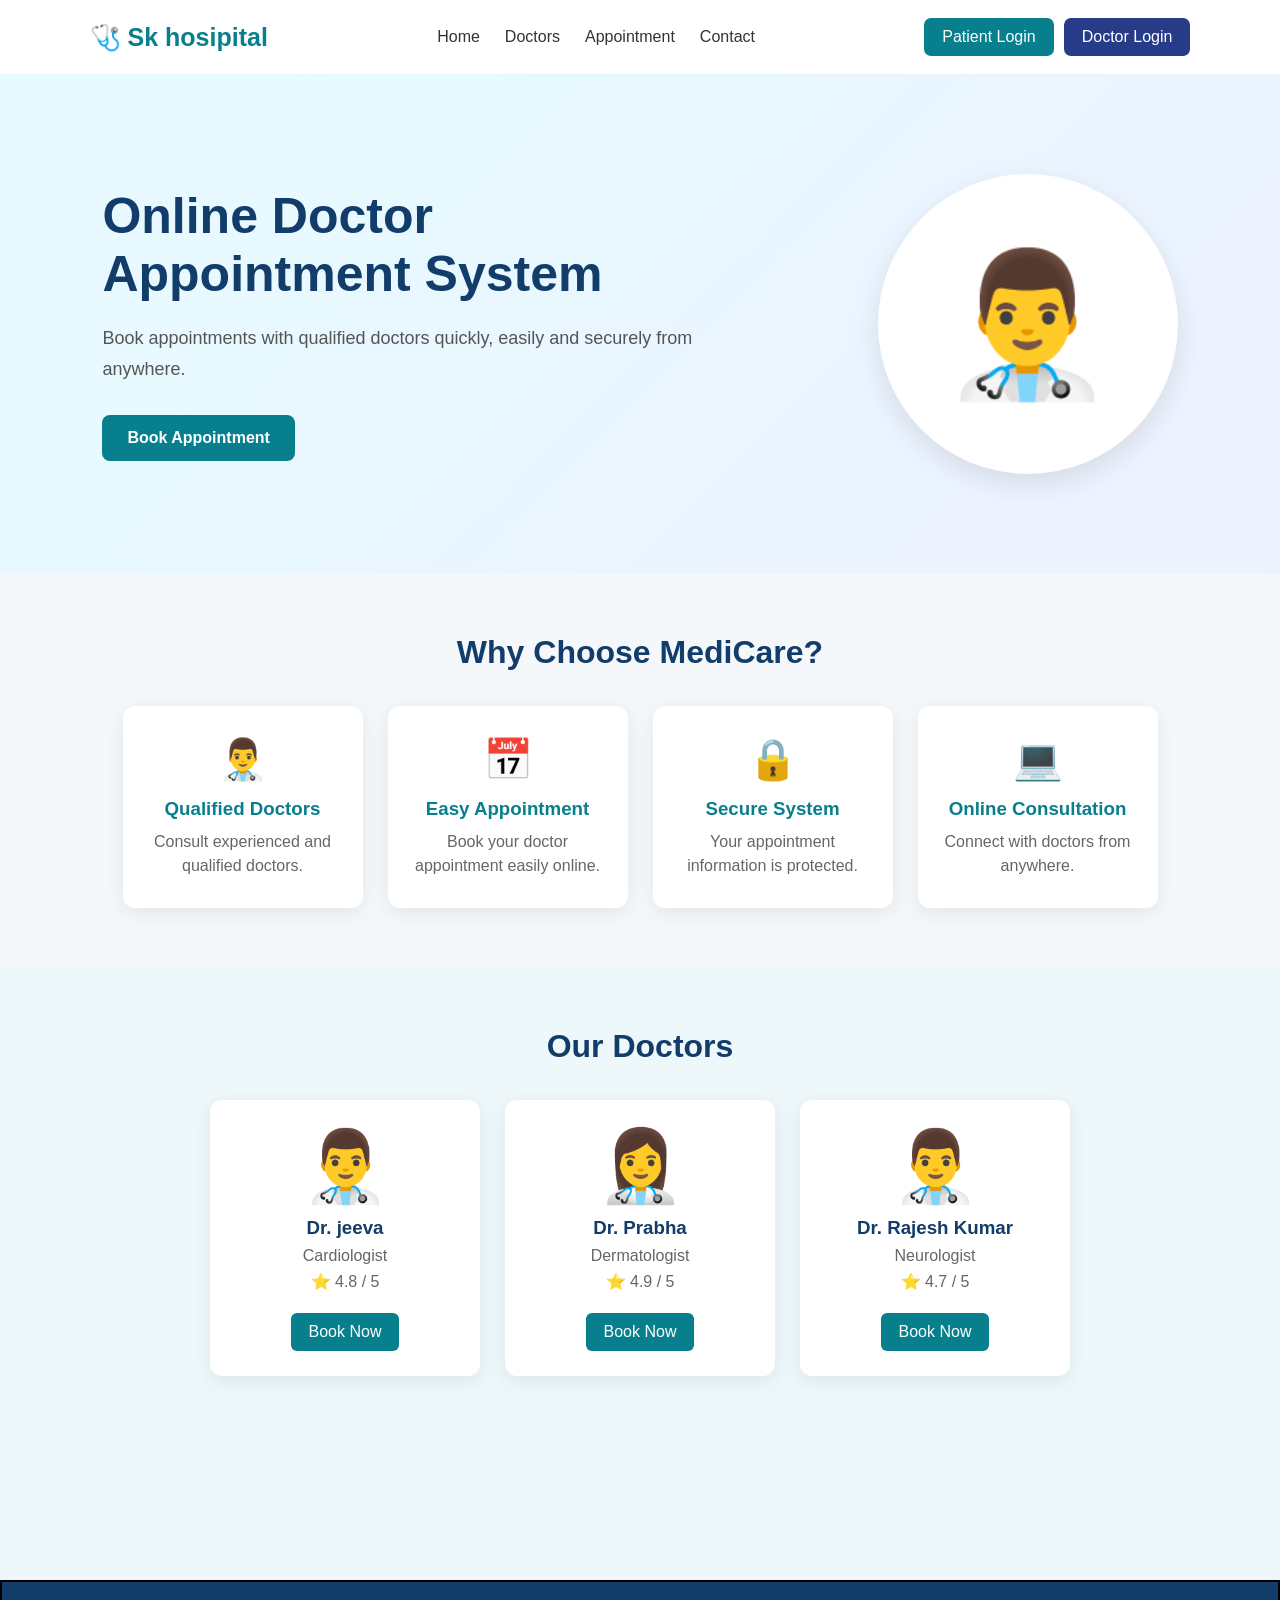
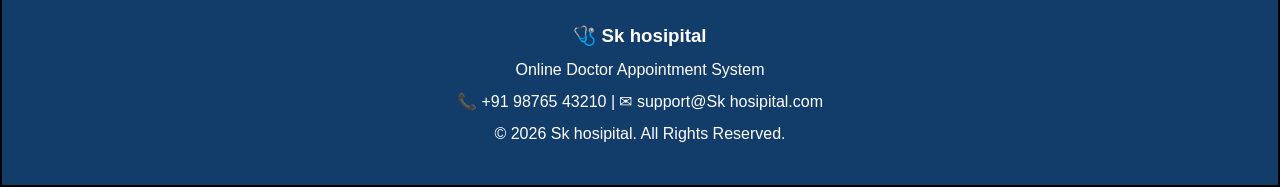
<file: index.html>
<!DOCTYPE html>
<html lang="en">
<head>
    <meta charset="UTF-8">
    <meta name="viewport" content="width=device-width, initial-scale=1.0">
    <title>Online Doctor Appointment</title>
    <link rel="stylesheet" href="style.css">
</head>
<body>

<header>
    <div class="logo">🩺 Sk hosipital</div>

    <nav>
        <a href="index.html">Home</a>
        <a href="#doctors">Doctors</a>
        <a href="appointment.html">Appointment</a>
        <a href="#contact">Contact</a>
    </nav>

    <div class="login-buttons">
        <a href="patient-login.html" class="btn">Patient Login</a>
        <a href="doctor-login.html" class="btn doctor-btn">Doctor Login</a>
    </div>
</header>

<section class="hero">

    <div class="hero-content">
        <h1>Online Doctor Appointment System</h1>

        <p>
            Book appointments with qualified doctors quickly,
            easily and securely from anywhere.
        </p>

        <a href="appointment.html" class="main-btn">
            Book Appointment
        </a>
    </div>

    <div class="hero-image">
        👨‍⚕️
    </div>

</section>

<section class="features">

    <h2>Why Choose MediCare?</h2>

    <div class="feature-container">

        <div class="feature-card">
            <span>👨‍⚕️</span>
            <h3>Qualified Doctors</h3>
            <p>Consult experienced and qualified doctors.</p>
        </div>

        <div class="feature-card">
            <span>📅</span>
            <h3>Easy Appointment</h3>
            <p>Book your doctor appointment easily online.</p>
        </div>

        <div class="feature-card">
            <span>🔒</span>
            <h3>Secure System</h3>
            <p>Your appointment information is protected.</p>
        </div>

        <div class="feature-card">
            <span>💻</span>
            <h3>Online Consultation</h3>
            <p>Connect with doctors from anywhere.</p>
        </div>

    </div>

</section>

<section id="doctors" class="doctors">

    <h2>Our Doctors</h2>

    <div class="doctor-container">

        <div class="doctor-card">
            <div class="doctor-img">👨‍⚕️</div>
            <h3>Dr. jeeva</h3>
            <p>Cardiologist</p>
            <p>⭐ 4.8 / 5</p>
            <a href="appointment.html" class="small-btn">
                Book Now
            </a>
        </div>

        <div class="doctor-card">
            <div class="doctor-img">👩‍⚕️</div>
            <h3>Dr. Prabha</h3>
            <p>Dermatologist</p>
            <p>⭐ 4.9 / 5</p>
            <a href="appointment.html" class="small-btn">
                Book Now
            </a>
        </div>

        <div class="doctor-card">
            <div class="doctor-img">👨‍⚕️</div>
            <h3>Dr. Rajesh Kumar</h3>
            <p>Neurologist</p>
            <p>⭐ 4.7 / 5</p>
            <a href="appointment.html" class="small-btn">
                Book Now
            </a>
        </div>

    </div><br><br><br><br><br><br><br><br>
</section>


<section>
<footer id="contact">
    <h3>🩺 Sk hosipital</h3>
    <p>Online Doctor Appointment System</p>
    <p>📞 +91 98765 43210 | ✉ support@Sk hosipital.com</p>
    <p>© 2026 Sk hosipital. All Rights Reserved.</p>
</footer>
</section>
</body>
</html>
</file>
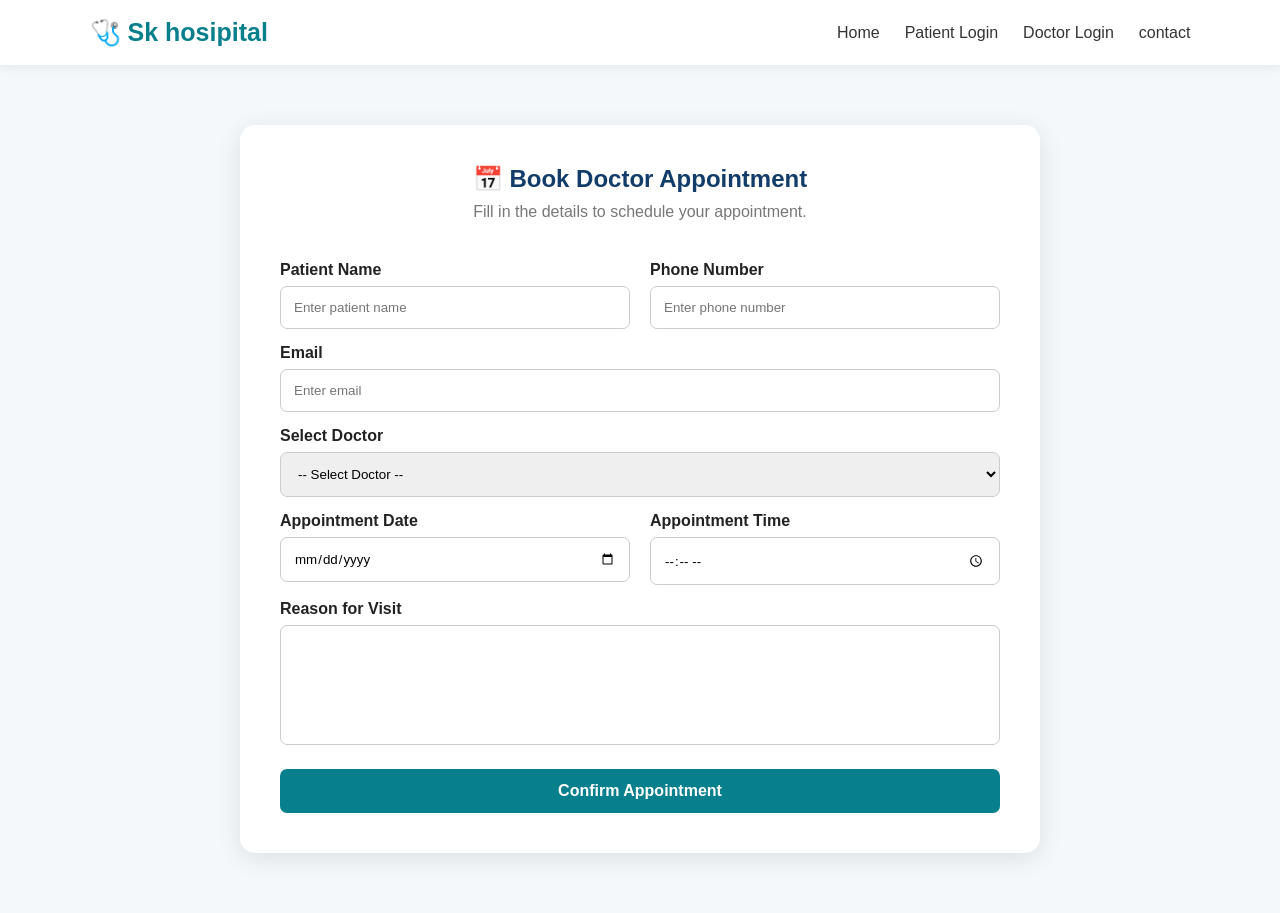
<file: appointment.html>
<!DOCTYPE html>
<html lang="en">
<head>
    <meta charset="UTF-8">
    <meta name="viewport" content="width=device-width, initial-scale=1.0">
    <title>Book Appointment</title>
    <link rel="stylesheet" href="style.css">
</head>
<body>

<header>
    <div class="logo">🩺 Sk hosipital</div>

    <nav>
        <a href="index.html">Home</a>
        <a href="patient-login.html">Patient Login</a>
        <a href="doctor-login.html">Doctor Login</a>
        <a href="contact.html">contact</a>
    </nav>
</header>

<section class="appointment-section">

    <div class="appointment-box">

        <h2>📅 Book Doctor Appointment</h2>
        <p>Fill in the details to schedule your appointment.</p>

        <form>

            <div class="form-row">

                <div>
                    <label>Patient Name</label>
                    <input type="text"
                           placeholder="Enter patient name"
                           required>
                </div>

                <div>
                    <label>Phone Number</label>
                    <input type="tel"
                           placeholder="Enter phone number"
                           required>
                </div>

            </div>

            <label>Email</label>
            <input type="email"
                   placeholder="Enter email"
                   required>

            <label>Select Doctor</label>

            <select required>
                <option value="">-- Select Doctor --</option>
                <option>Dr. jeeva - Cardiologist</option>
                <option>Dr. Prabha - Dermatologist</option>
                <option>Dr. Rajesh Kumar - Neurologist</option>
            </select>

            <div class="form-row">

                <div>
                    <label>Appointment Date</label>
                    <input type="date" required>
                </div>

                <div>
                    <label>Appointment Time</label>
                    <input type="time" required>
                </div>

            </div>

            <label>Reason for Visit</label>

            <textarea
                placeholder="Enter your symptoms or reason for consultation">
            </textarea>

            <button type="submit" class="login-btn">
                Confirm Appointment
            </button>

        </form>

    </div>

</section>

</body>
</html>
</file>
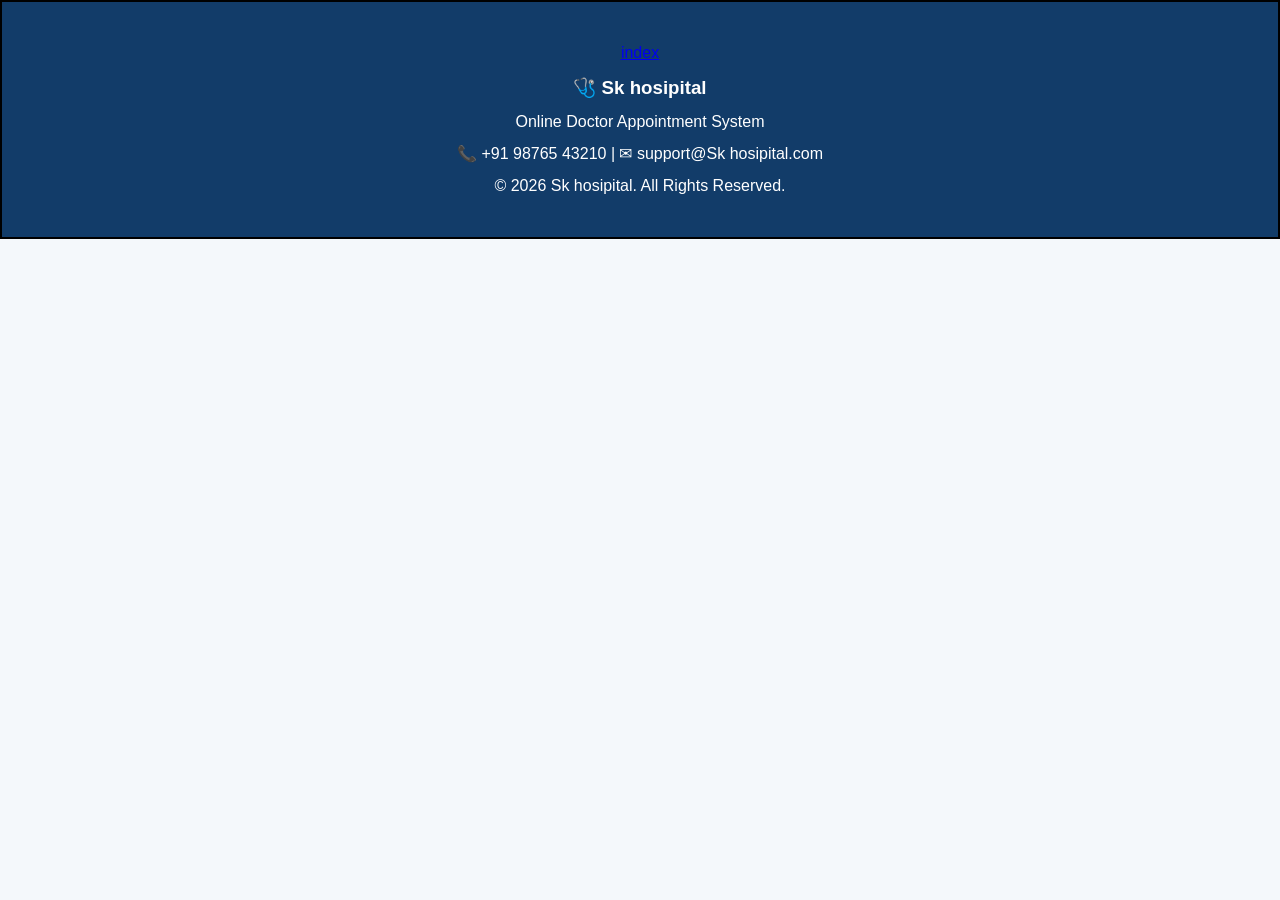
<file: contact.html>
<!DOCTYPE html>
<html>
    <head>
        <body>
            <footer id="contact">
                <link rel="stylesheet" href="style.css">
     
     
                <a href="index.html">index</a>
    <h3>🩺 Sk hosipital</h3>
    <p>Online Doctor Appointment System</p>
    <p>📞 +91 98765 43210 | ✉ support@Sk hosipital.com</p>
    <p>© 2026 Sk hosipital. All Rights Reserved.</p>
</footer>
        </body>
    </head>
</html>
</file>
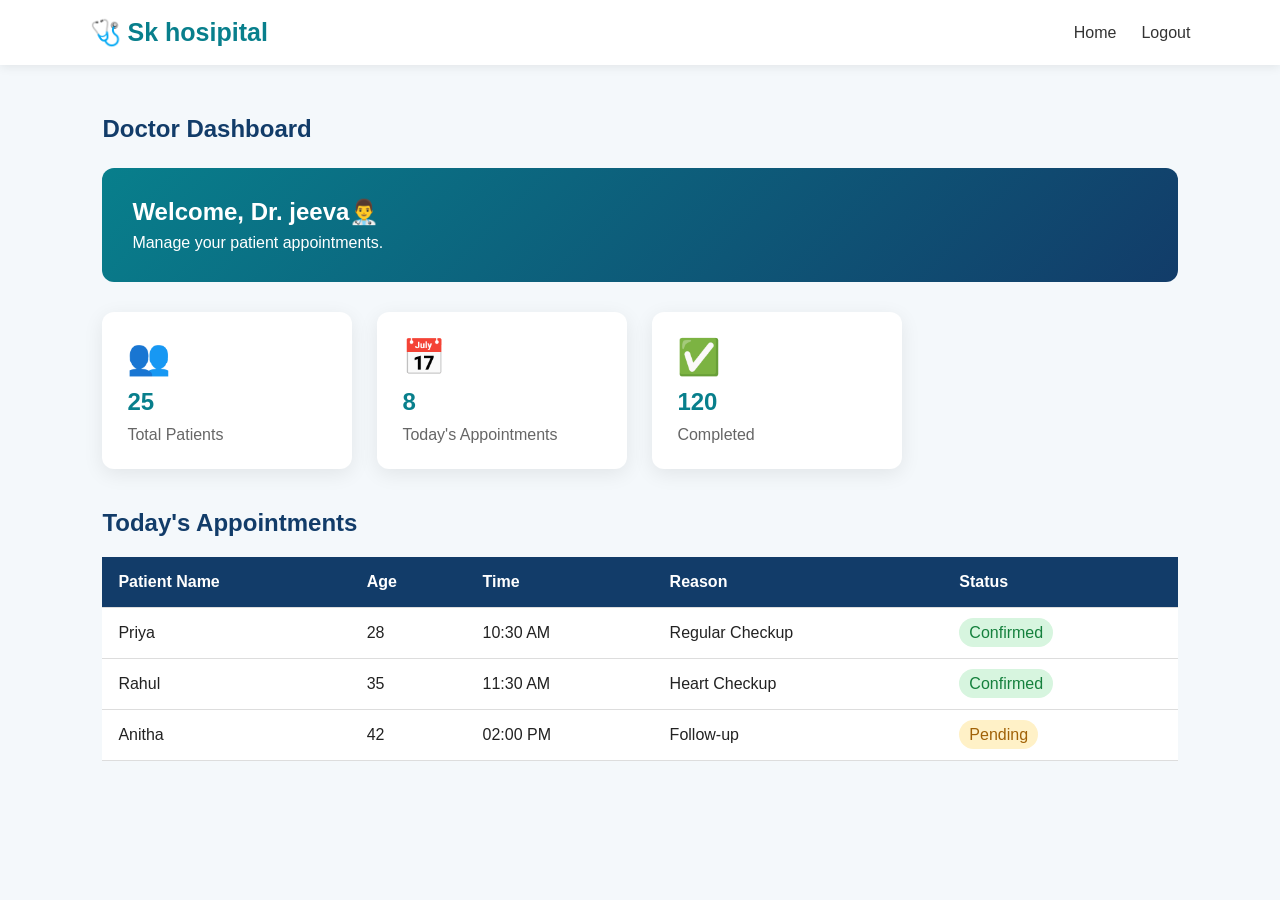
<file: doctor-dashboard.html>
<!DOCTYPE html>
<html lang="en">
<head>
    <meta charset="UTF-8">
    <meta name="viewport" content="width=device-width, initial-scale=1.0">
    <title>Doctor Dashboard</title>
    <link rel="stylesheet" href="style.css">
</head>
<body>

<header>
    <div class="logo">🩺 Sk hosipital</div>

    <nav>
        <a href="index.html">Home</a>
        <a href="doctor-login.html">Logout</a>
    </nav>
</header>

<section class="dashboard">

    <h1>Doctor Dashboard</h1>

    <div class="welcome">
        <h2>Welcome, Dr. jeeva👨‍⚕️</h2>
        <p>Manage your patient appointments.</p>
    </div>

    <div class="dashboard-cards">

        <div class="stat-card">
            <span>👥</span>
            <h2>25</h2>
            <p>Total Patients</p>
        </div>

        <div class="stat-card">
            <span>📅</span>
            <h2>8</h2>
            <p>Today's Appointments</p>
        </div>

        <div class="stat-card">
            <span>✅</span>
            <h2>120</h2>
            <p>Completed</p>
        </div>

    </div>

    <h2 class="table-title">Today's Appointments</h2>

    <div class="table-container">

        <table>

            <tr>
                <th>Patient Name</th>
                <th>Age</th>
                <th>Time</th>
                <th>Reason</th>
                <th>Status</th>
            </tr>

            <tr>
                <td>Priya</td>
                <td>28</td>
                <td>10:30 AM</td>
                <td>Regular Checkup</td>
                <td>
                    <span class="status">Confirmed</span>
                </td>
            </tr>

            <tr>
                <td>Rahul</td>
                <td>35</td>
                <td>11:30 AM</td>
                <td>Heart Checkup</td>
                <td>
                    <span class="status">Confirmed</span>
                </td>
            </tr>

            <tr>
                <td>Anitha</td>
                <td>42</td>
                <td>02:00 PM</td>
                <td>Follow-up</td>
                <td>
                    <span class="pending">Pending</span>
                </td>
            </tr>

        </table>

    </div>

</section>

</body>
</html>
</file>
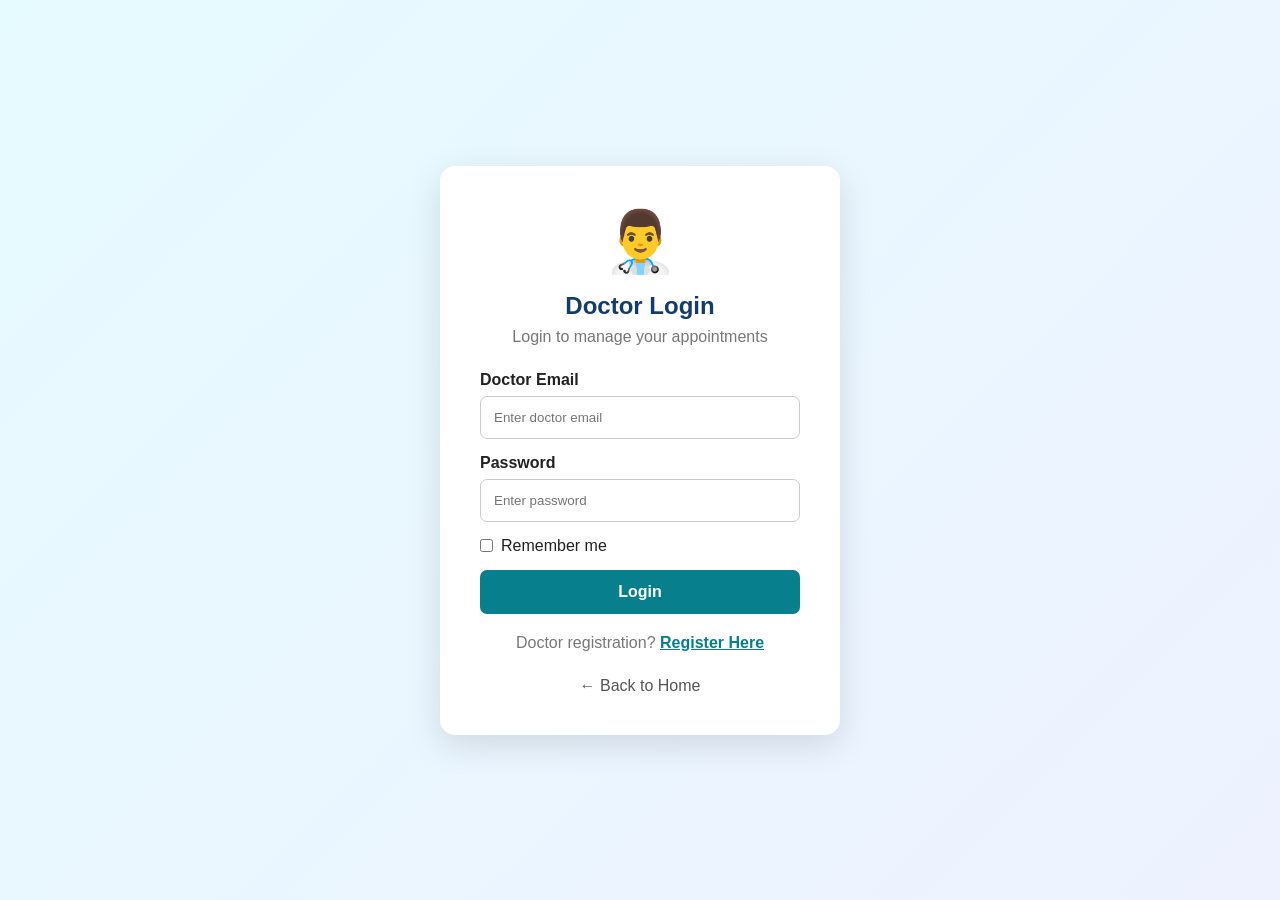
<file: doctor-login.html>
<!DOCTYPE html>
<html lang="en">
<head>
    <meta charset="UTF-8">
    <meta name="viewport" content="width=device-width, initial-scale=1.0">
    <title>Doctor Login</title>
    <link rel="stylesheet" href="style.css">
</head>
<body class="login-page">

<div class="login-box">

    <div class="login-icon">👨‍⚕️</div>

    <h2>Doctor Login</h2>
    <p>Login to manage your appointments</p>

    <form action="doctor-dashboard.html">

        <label>Doctor Email</label>
        <input type="email"
               placeholder="Enter doctor email"
               required>

        <label>Password</label>
        <input type="password"
               placeholder="Enter password"
               required>

        <div class="remember">
            <input type="checkbox">
            <span>Remember me</span>
        </div>

        <button type="submit" class="login-btn">
            Login
        </button>

    </form>

    <p class="signup">
        Doctor registration?
        <a href="#">Register Here</a>
    </p>

    <a href="index.html" class="back">
        ← Back to Home
    </a>

</div>

</body>
</html>
</file>
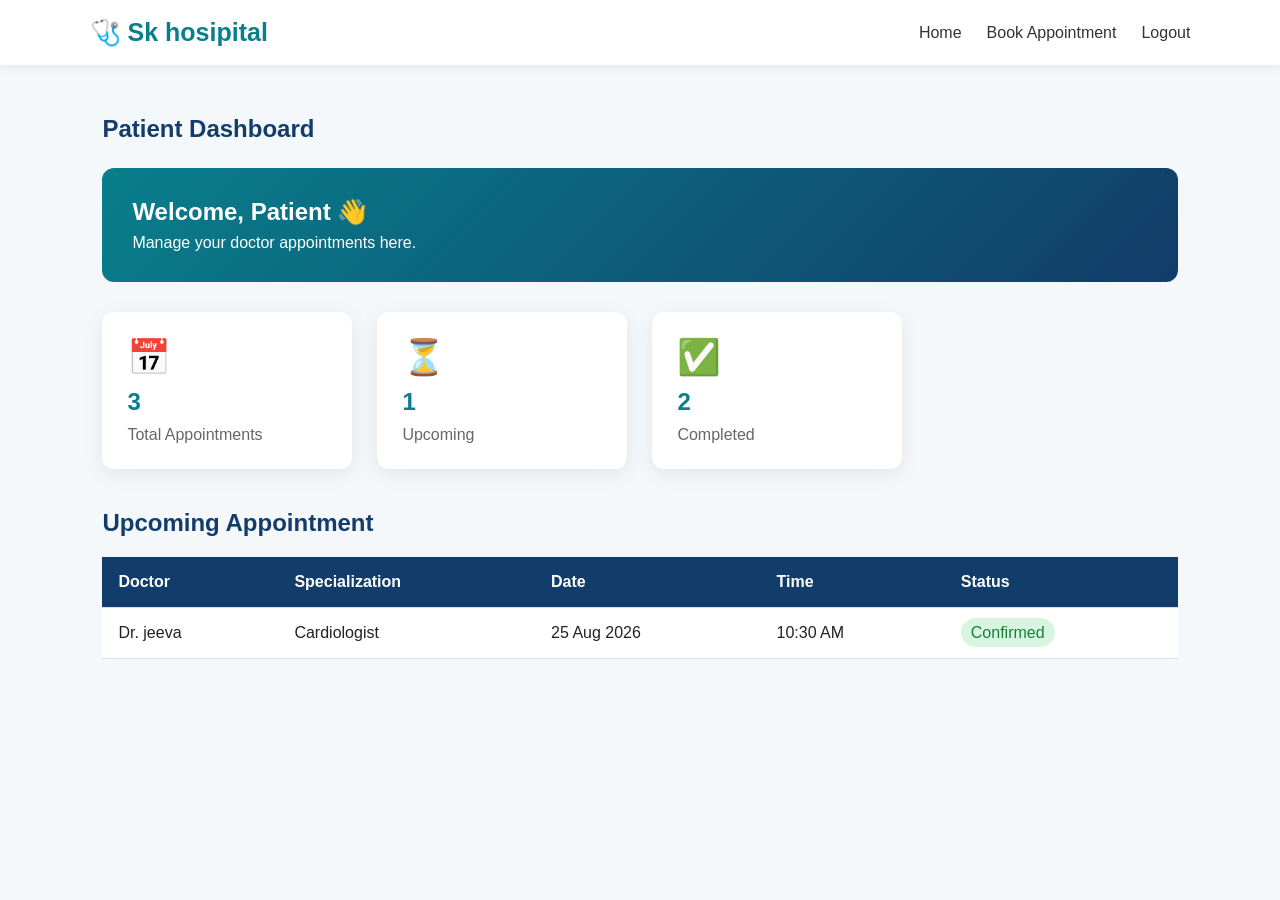
<file: patient-dashboard.html>
<!DOCTYPE html>
<html lang="en">
<head>
    <meta charset="UTF-8">
    <meta name="viewport" content="width=device-width, initial-scale=1.0">
    <title>Patient Dashboard</title>
    <link rel="stylesheet" href="style.css">
</head>
<body>

<header>
    <div class="logo">🩺 Sk hosipital</div>

    <nav>
        <a href="index.html">Home</a>
        <a href="appointment.html">Book Appointment</a>
        <a href="patient-login.html">Logout</a>
    </nav>
</header>

<section class="dashboard">

    <h1>Patient Dashboard</h1>

    <div class="welcome">
        <h2>Welcome, Patient 👋</h2>
        <p>Manage your doctor appointments here.</p>
    </div>

    <div class="dashboard-cards">

        <div class="stat-card">
            <span>📅</span>
            <h2>3</h2>
            <p>Total Appointments</p>
        </div>

        <div class="stat-card">
            <span>⏳</span>
            <h2>1</h2>
            <p>Upcoming</p>
        </div>

        <div class="stat-card">
            <span>✅</span>
            <h2>2</h2>
            <p>Completed</p>
        </div>

    </div>

    <h2 class="table-title">Upcoming Appointment</h2>

    <div class="table-container">

        <table>

            <tr>
                <th>Doctor</th>
                <th>Specialization</th>
                <th>Date</th>
                <th>Time</th>
                <th>Status</th>
            </tr>

            <tr>
                <td>Dr. jeeva</td>
                <td>Cardiologist</td>
                <td>25 Aug 2026</td>
                <td>10:30 AM</td>
                <td>
                    <span class="status">Confirmed</span>
                </td>
            </tr>

        </table>

    </div>

</section>

</body>
</html>
</file>
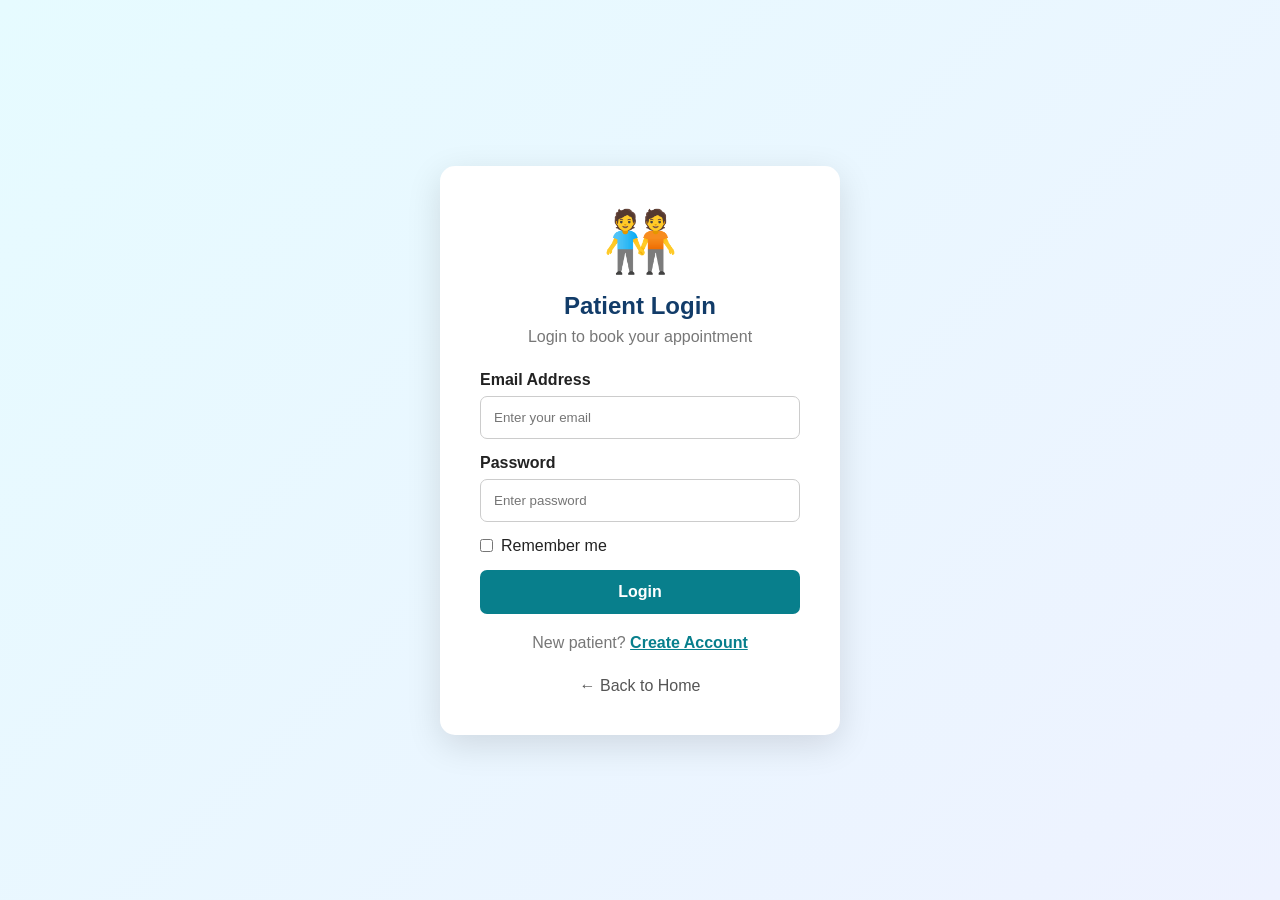
<file: patient-login.html>
<!DOCTYPE html>
<html lang="en">
<head>
    <meta charset="UTF-8">
    <meta name="viewport" content="width=device-width, initial-scale=1.0">
    <title>Patient Login</title>
    <link rel="stylesheet" href="style.css">
</head>
<body class="login-page">

<div class="login-box">

    <div class="login-icon">🧑‍🤝‍🧑</div>

    <h2>Patient Login</h2>
    <p>Login to book your appointment</p>

    <form action="patient-dashboard.html">

        <label>Email Address</label>
        <input type="email" placeholder="Enter your email" required>

        <label>Password</label>
        <input type="password" placeholder="Enter password" required>

        <div class="remember">
            <input type="checkbox">
            <span>Remember me</span>
        </div>

        <button type="submit" class="login-btn">
            Login
        </button>

    </form>

    <p class="signup">
        New patient?
        <a href="#">Create Account</a>
    </p>

    <a href="index.html" class="back">
        ← Back to Home
    </a>

</div>

</body>
</html>
</file>
<file: style.css>
* {
    margin: 0;
    padding: 0;
    box-sizing: border-box;
    font-family: Arial, sans-serif;
}

body {
    background: #f4f8fb;
    color: #222;
}

/* Header */

header {
    width: 100%;
    padding: 18px 7%;
    background: white;
    display: flex;
    align-items: center;
    justify-content: space-between;
    box-shadow: 0 2px 10px rgba(0,0,0,0.08);
}

.logo {
    font-size: 25px;
    font-weight: bold;
    color: #087f8c;
}

nav {
    display: flex;
    gap: 25px;
}

nav a {
    text-decoration: none;
    color: #333;
    font-weight: 500;
}

nav a:hover {
    color: #087f8c;
}

.login-buttons {
    display: flex;
    gap: 10px;
}

.btn {
    text-decoration: none;
    padding: 10px 18px;
    border-radius: 7px;
    background: #087f8c;
    color: white;
}

.doctor-btn {
    background: #263c88;
}

/* Hero */

.hero {
    min-height: 500px;
    padding: 70px 8%;
    display: flex;
    align-items: center;
    justify-content: space-between;
    background: linear-gradient(135deg, #e6fbff, #eef2ff);
}

.hero-content {
    max-width: 600px;
}

.hero-content h1 {
    font-size: 50px;
    color: #123c69;
    margin-bottom: 20px;
}

.hero-content p {
    font-size: 18px;
    line-height: 1.7;
    margin-bottom: 30px;
    color: #555;
}

.main-btn {
    display: inline-block;
    padding: 14px 25px;
    background: #087f8c;
    color: white;
    text-decoration: none;
    border-radius: 8px;
    font-weight: bold;
}

.main-btn:hover {
    background: #055c65;
}

.hero-image {
    width: 300px;
    height: 300px;
    border-radius: 50%;
    background: white;
    display: flex;
    justify-content: center;
    align-items: center;
    font-size: 140px;
    box-shadow: 0 10px 30px rgba(0,0,0,0.1);
}

/* Features */

.features,
.doctors {
    padding: 60px 8%;
    text-align: center;
}

.features h2,
.doctors h2 {
    color: #123c69;
    margin-bottom: 35px;
    font-size: 32px;
}

.feature-container,
.doctor-container {
    display: flex;
    justify-content: center;
    gap: 25px;
    flex-wrap: wrap;
}

.feature-card {
    background: white;
    width: 240px;
    padding: 30px 20px;
    border-radius: 12px;
    box-shadow: 0 5px 20px rgba(0,0,0,0.08);
}

.feature-card span {
    font-size: 40px;
}

.feature-card h3 {
    margin: 15px 0 10px;
    color: #087f8c;
}

.feature-card p {
    color: #666;
    line-height: 1.5;
}

/* Doctors */

.doctors {
    background: #eef8fa;
}

.doctor-card {
    background: white;
    width: 270px;
    padding: 25px;
    border-radius: 12px;
    box-shadow: 0 5px 20px rgba(0,0,0,0.08);
}

.doctor-img {
    font-size: 70px;
    margin-bottom: 10px;
}

.doctor-card h3 {
    color: #123c69;
    margin-bottom: 8px;
}

.doctor-card p {
    margin: 7px;
    color: #666;
}

.small-btn {
    display: inline-block;
    margin-top: 15px;
    padding: 10px 18px;
    background: #087f8c;
    color: white;
    text-decoration: none;
    border-radius: 6px;
}

/* Footer */

footer {
    background: #123c69;
    color: white;
    text-align: center;
    padding:35px;
    line-height: 2;
    border: 2px solid black;
}

/* Login */

.login-page {
    min-height: 100vh;
    display: flex;
    justify-content: center;
    align-items: center;
    background: linear-gradient(135deg, #e6fbff, #eef2ff);
}

.login-box {
    width: 400px;
    background: white;
    padding: 40px;
    border-radius: 15px;
    box-shadow: 0 10px 35px rgba(0,0,0,0.12);
}

.login-icon {
    text-align: center;
    font-size: 60px;
}

.login-box h2 {
    text-align: center;
    color: #123c69;
    margin: 15px 0 8px;
}

.login-box > p {
    text-align: center;
    color: #777;
    margin-bottom: 25px;
}

.login-box label,
.appointment-box label {
    display: block;
    margin: 15px 0 7px;
    font-weight: bold;
}

.login-box input,
.appointment-box input,
.appointment-box select,
.appointment-box textarea {
    width: 100%;
    padding: 13px;
    border: 1px solid #ccc;
    border-radius: 7px;
    outline: none;
}

.login-box input:focus,
.appointment-box input:focus,
.appointment-box select:focus,
.appointment-box textarea:focus {
    border-color: #087f8c;
}

.remember {
    display: flex;
    align-items: center;
    gap: 8px;
    margin: 15px 0;
}

.remember input {
    width: auto;
}

.login-btn {
    width: 100%;
    border: none;
    padding: 13px;
    background: #087f8c;
    color: white;
    font-size: 16px;
    font-weight: bold;
    border-radius: 7px;
    cursor: pointer;
}

.login-btn:hover {
    background: #055c65;
}

.signup {
    margin-top: 20px;
}

.signup a {
    color: #087f8c;
    font-weight: bold;
}

.back {
    display: block;
    text-align: center;
    margin-top: 20px;
    text-decoration: none;
    color: #555;
}

/* Appointment */

.appointment-section {
    padding: 60px 8%;
}

.appointment-box {
    max-width: 800px;
    margin: auto;
    background: white;
    padding: 40px;
    border-radius: 15px;
    box-shadow: 0 5px 25px rgba(0,0,0,0.1);
}

.appointment-box h2 {
    color: #123c69;
    text-align: center;
}

.appointment-box > p {
    text-align: center;
    color: #777;
    margin: 10px 0 25px;
}

.form-row {
    display: flex;
    gap: 20px;
}

.form-row > div {
    flex: 1;
}

.appointment-box textarea {
    height: 120px;
    resize: none;
    margin-bottom: 20px;
}

/* Dashboard */

.dashboard {
    padding: 50px 8%;
}

.dashboard h1 {
    color: #123c69;
    margin-bottom: 25px;
}

.welcome {
    background: linear-gradient(135deg, #087f8c, #123c69);
    color: white;
    padding: 30px;
    border-radius: 12px;
    margin-bottom: 30px;
}

.welcome p {
    margin-top: 8px;
}

.dashboard-cards {
    display: flex;
    gap: 25px;
    flex-wrap: wrap;
}

.stat-card {
    background: white;
    width: 250px;
    padding: 25px;
    border-radius: 12px;
    box-shadow: 0 5px 20px rgba(0,0,0,0.08);
}

.stat-card span {
    font-size: 35px;
}

.stat-card h2 {
    margin: 10px 0;
    color: #087f8c;
}

.stat-card p {
    color: #666;
}

.table-title {
    margin: 40px 0 20px;
    color: #123c69;
}

.table-container {
    overflow-x: auto;
}

table {
    width: 100%;
    border-collapse: collapse;
    background: white;
    box-shadow: 0 5px 20px rgba(0,0,0,0.08);
}

th,
td {
    padding: 16px;
    text-align: left;
    border-bottom: 1px solid #ddd;
}

th {
    background: #123c69;
    color: white;
}

.status {
    background: #d7f5df;
    color: #15803d;
    padding: 6px 10px;
    border-radius: 20px;
}

.pending {
    background: #fff1c7;
    color: #a16207;
    padding: 6px 10px;
    border-radius: 20px;
}

/* Responsive */

@media (max-width: 900px) {

    header {
        flex-direction: column;
        gap: 20px;
    }

    nav {
        flex-wrap: wrap;
        justify-content: center;
    }

    .hero {
        flex-direction: column;
        text-align: center;
        gap: 40px;
    }

    .hero-content h1 {
        font-size: 38px;
    }

}

@media (max-width: 600px) {

    .login-box {
        width: 90%;
        padding: 25px;
    }

    .form-row {
        flex-direction: column;
        gap: 0;
    }

    .hero-image {
        width: 220px;
        height: 220px;
        font-size: 100px;
    }

    .login-buttons {
        flex-direction: column;
    }

    header {
        padding: 15px;
    }

}
</file>
